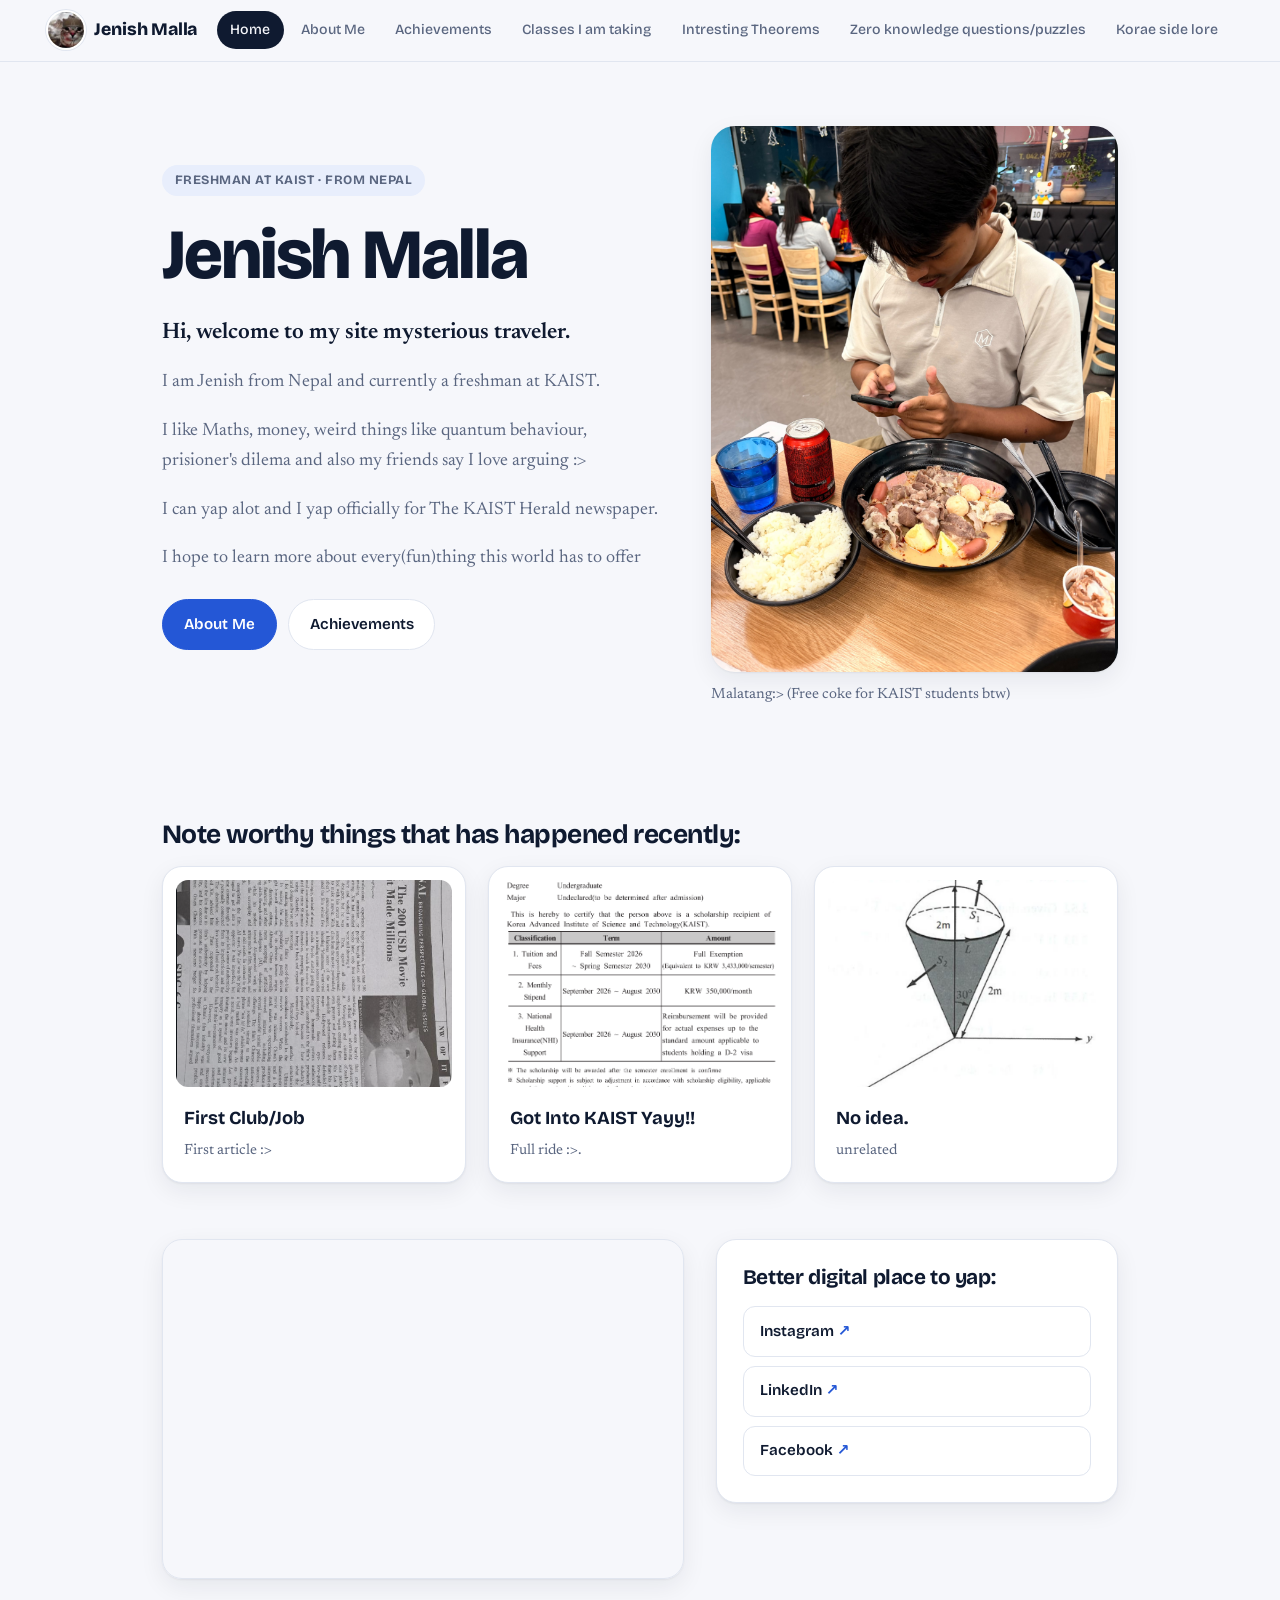
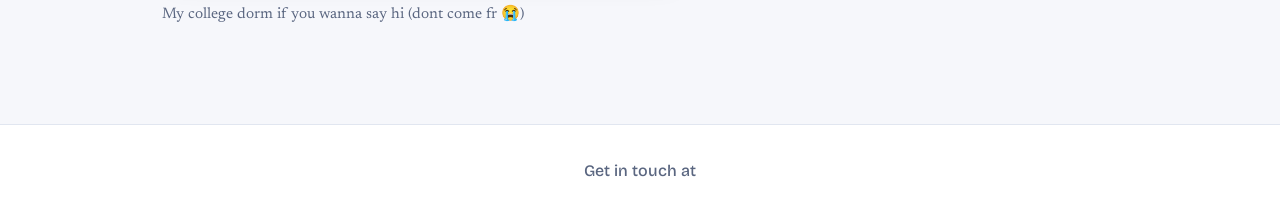
<file: index.html>
<!doctype html>
<html lang="en"><head><meta charset="utf-8"><meta name="viewport" content="width=device-width, initial-scale=1">
<title>Jenish Malla</title>
<meta name="description" content="Jenish Malla - freshman at KAIST from Nepal. Maths, money, quantum behaviour and prisoner's dilemma.">
<meta property="og:title" content="Jenish Malla"><meta property="og:type" content="website">
<meta property="og:description" content="Jenish Malla - freshman at KAIST from Nepal. Maths, money, quantum behaviour and prisoner's dilemma.">
<meta property="og:image" content="https://fakejenish.github.io/assets/img/logo.png">
<link rel="icon" href="assets/img/logo.png">
<link rel="preconnect" href="https://fonts.googleapis.com"><link rel="preconnect" href="https://fonts.gstatic.com" crossorigin>
<link rel="stylesheet" href="https://fonts.googleapis.com/css2?family=Bricolage+Grotesque:wght@500;700;800&family=Newsreader:ital,wght@0,400;0,600;1,400&display=swap">
<link rel="stylesheet" href="assets/style.css">
<style>
:root{--bg:#f6f7fb;--panel:#fff;--ink:#0f1a30;--mute:#5a6680;--acc:#2457d6;--acc2:#e8eefc;--line:#e1e6f0;--r:16px;--sh:0 1px 2px rgba(15,26,48,.05),0 8px 24px rgba(15,26,48,.07)}
@media(prefers-color-scheme:dark){:root{--bg:#0a101e;--panel:#121a2d;--ink:#eaeffa;--mute:#9aa8c4;--acc:#7aa5ff;--acc2:#18233f;--line:#222d48;--sh:0 1px 2px rgba(0,0,0,.3),0 8px 24px rgba(0,0,0,.35)}}
*{box-sizing:border-box}html{scroll-behavior:smooth}
body{margin:0;background:var(--bg);color:var(--ink);font:18px/1.7 Newsreader,Georgia,serif;-webkit-font-smoothing:antialiased}
h1,h2,h3,.brand,nav,.btn,.eyebrow,.social a{font-family:"Bricolage Grotesque",system-ui,sans-serif}
a{color:var(--acc);text-underline-offset:3px}a:focus-visible{outline:3px solid var(--acc);outline-offset:2px;border-radius:6px}
.skip{position:absolute;left:-999px}.skip:focus{left:8px;top:8px;background:var(--panel);padding:8px 12px;z-index:9}
.top{position:sticky;top:0;z-index:5;display:flex;gap:1.2rem;align-items:center;padding:.7rem clamp(1rem,4vw,3rem);background:color-mix(in srgb,var(--bg) 85%,transparent);backdrop-filter:saturate(1.4) blur(12px);border-bottom:1px solid var(--line)}
.brand{display:flex;align-items:center;gap:.65rem;font-weight:800;font-size:1.1rem;color:var(--ink);text-decoration:none;white-space:nowrap;letter-spacing:-.01em}
.logo{width:36px;height:36px;border-radius:50%;object-fit:cover;background:var(--line);box-shadow:0 0 0 2px var(--panel),0 0 0 3px var(--line)}
nav{display:flex;gap:.2rem;overflow-x:auto;scrollbar-width:none;margin-left:auto}nav::-webkit-scrollbar{display:none}
nav a{padding:.45rem .85rem;border-radius:999px;color:var(--mute);text-decoration:none;font-size:.88rem;font-weight:500;white-space:nowrap;transition:.15s}
nav a:hover{color:var(--ink);background:var(--acc2)}nav a[aria-current=page]{background:var(--ink);color:var(--bg)}
main{max-width:1020px;margin:0 auto;padding:3rem clamp(1rem,4vw,2rem) 4rem}
h1{font-size:clamp(2.6rem,6.5vw,4.4rem);line-height:1.05;letter-spacing:-.03em;margin:.1em 0 .35em;font-weight:800}
h2{font-size:1.65rem;margin:0 0 1rem;font-weight:700;letter-spacing:-.02em;line-height:1.2}
h3{font-size:1.15rem;font-weight:700}
p,li{max-width:66ch}
figure{margin:0}figcaption{color:var(--mute);font-size:.92rem;margin-top:.6rem}
img{display:block;max-width:100%;height:auto;border-radius:var(--r);background:var(--line)}img.logo{border-radius:50%}
.hero{display:grid;grid-template-columns:1.1fr .9fr;gap:clamp(1.5rem,4vw,3.5rem);align-items:center;padding:1rem 0 3.5rem}
.eyebrow{display:inline-block;margin:0 0 1rem;padding:.3rem .8rem;border-radius:999px;background:var(--acc2);color:var(--acc);font-size:.8rem;font-weight:700;letter-spacing:.04em;text-transform:uppercase}
.lead{font-size:1.4rem;line-height:1.4;color:var(--ink);font-weight:600;margin-bottom:1rem}
.hero p{color:var(--mute)}.hero p.lead{color:var(--ink)}
.hero-img img{width:100%;border-radius:24px;box-shadow:var(--sh)}
.cta{display:flex;gap:.7rem;flex-wrap:wrap;margin-top:1.6rem}
.btn{display:inline-block;padding:.7rem 1.3rem;border-radius:999px;border:1px solid var(--line);background:var(--panel);color:var(--ink);text-decoration:none;font-weight:600;font-size:.95rem;transition:.15s}
.btn:hover{transform:translateY(-2px);border-color:var(--acc)}.btn.primary{background:var(--acc);border-color:var(--acc);color:#fff}
section+section{margin-top:3.5rem}
.events{display:grid;grid-template-columns:repeat(auto-fit,minmax(250px,1fr));gap:1.4rem}
.events figure{display:flex;flex-direction:column;background:var(--panel);border:1px solid var(--line);border-radius:20px;padding:.8rem .8rem 1.2rem;box-shadow:var(--sh);transition:.2s}
.events figure:hover{transform:translateY(-4px)}
.events img{aspect-ratio:4/3;object-fit:cover;border-radius:12px}
.events h3{margin:1rem .5rem .2rem}.events figcaption{margin:0 .5rem}
.find{display:grid;grid-template-columns:1.3fr 1fr;gap:2rem;align-items:start}
.map iframe{width:100%;height:340px;border:1px solid var(--line);border-radius:20px;box-shadow:var(--sh)}
.map p{color:var(--mute);font-size:.95rem;margin:.7rem 0 0}
.yap{background:var(--panel);border:1px solid var(--line);border-radius:20px;padding:1.6rem;box-shadow:var(--sh)}.yap h2{font-size:1.3rem}
.social{display:flex;flex-direction:column;gap:.6rem;margin:0}
.social a{padding:.7rem 1rem;border:1px solid var(--line);border-radius:12px;text-decoration:none;font-weight:600;color:var(--ink);transition:.15s}
.social a::after{content:" \2197";color:var(--acc)}.social a:hover{border-color:var(--acc);background:var(--acc2)}
footer{margin-top:2rem;border-top:1px solid var(--line);padding:2rem clamp(1rem,4vw,3rem);text-align:center;background:var(--panel)}
footer h3{margin:0;font-size:1rem;font-weight:500;color:var(--mute)}
@media(max-width:760px){body{font-size:17px}.hero,.find{grid-template-columns:1fr}.hero-img{order:-1}.top{flex-direction:column;align-items:flex-start;gap:.5rem}nav{margin-left:0;width:100%}}
@media(prefers-reduced-motion:reduce){*{transition:none!important}html{scroll-behavior:auto}}
</style></head><body>
<a class="skip" href="#main">Skip to main content</a>
<header class="top"><a class="brand" href="index.html"><img class="logo" src="assets/img/logo.png" alt="" loading="eager"><span>Jenish Malla</span></a><nav aria-label="Main"><a href="index.html" aria-current="page">Home</a><a href="about-me.html">About Me</a><a href="achievements.html">Achievements</a><a href="classes.html">Classes I am taking</a><a href="theorems.html">Intresting Theorems</a><a href="puzzles.html">Zero knowledge questions/puzzles</a><a href="korae-side-lore.html">Korae side lore</a></nav></header>
<main id="main">
<section class="hero">
<div class="hero-text"><p class="eyebrow">Freshman at KAIST &middot; From Nepal</p>
<h1>Jenish Malla</h1>
<p class="lead">Hi, welcome to my site mysterious traveler.</p>
<p>I am Jenish from Nepal and currently a freshman at KAIST.</p>
<p>I like Maths, money, weird things like quantum behaviour, prisioner's dilema and also my friends say I love arguing :&gt;</p>
<p>I can yap alot and I yap officially for The KAIST Herald newspaper.</p>
<p>I hope to learn more about every(fun)thing this world has to offer</p>
<p class="cta"><a class="btn primary" href="about-me.html">About Me</a><a class="btn" href="achievements.html">Achievements</a></p></div>
<figure class="hero-img"><img src="assets/img/hero.png" alt="Malatang" loading="eager"><figcaption>Malatang:&gt; (Free coke for KAIST students btw)</figcaption></figure>
</section>
<section><h2>Note worthy things that has happened recently:</h2>
<div class="events">
<figure><img src="assets/img/article.png" alt="First article" loading="lazy"><h3>First Club/Job</h3><figcaption>First article :&gt;</figcaption></figure>
<figure><img src="assets/img/kaist.png" alt="KAIST" loading="lazy"><h3>Got Into KAIST Yayy!!</h3><figcaption>Full ride :&gt;.</figcaption></figure>
<figure><img src="assets/img/noidea.png" alt="" loading="lazy"><h3>No idea.</h3><figcaption>unrelated</figcaption></figure></div></section>
<section class="find"><div class="map"><iframe title="KAIST dorm map" loading="lazy" referrerpolicy="no-referrer-when-downgrade" src="https://maps.google.com/maps?hl=en-US&amp;ll=36.373794,127.357599&amp;output=embed&amp;q=36.373794,127.357599&amp;z=17"></iframe><p>My college dorm if you wanna say hi (dont come fr &#128557;)</p></div>
<div class="yap"><h2>Better digital place to yap:</h2><p class="social"><a href="https://www.instagram.com/fakejenish/?hl=en-in">Instagram</a><a href="https://www.linkedin.com/in/fakejenish/">LinkedIn</a><a href="https://www.facebook.com/jenish.malla.180">Facebook</a></p></div></section>
</main>
<footer><h3>Get in touch at <a
</file>
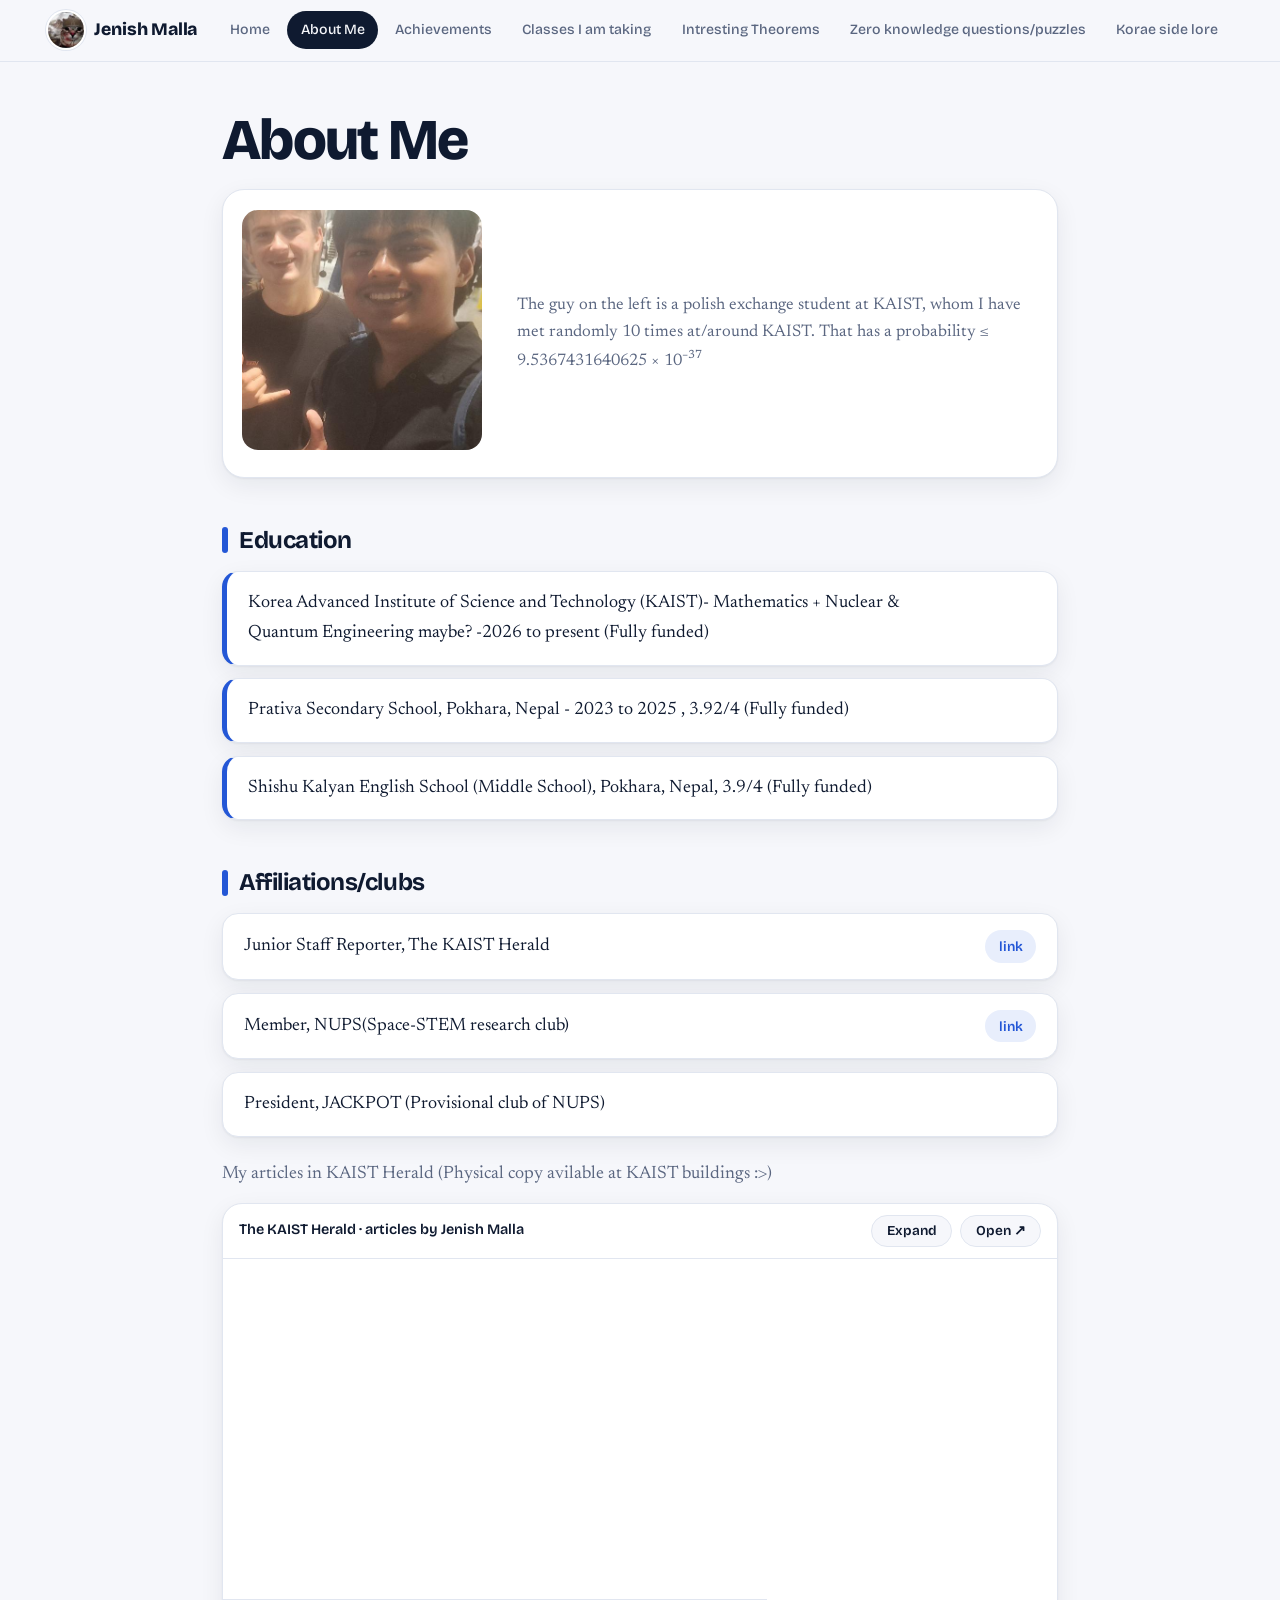
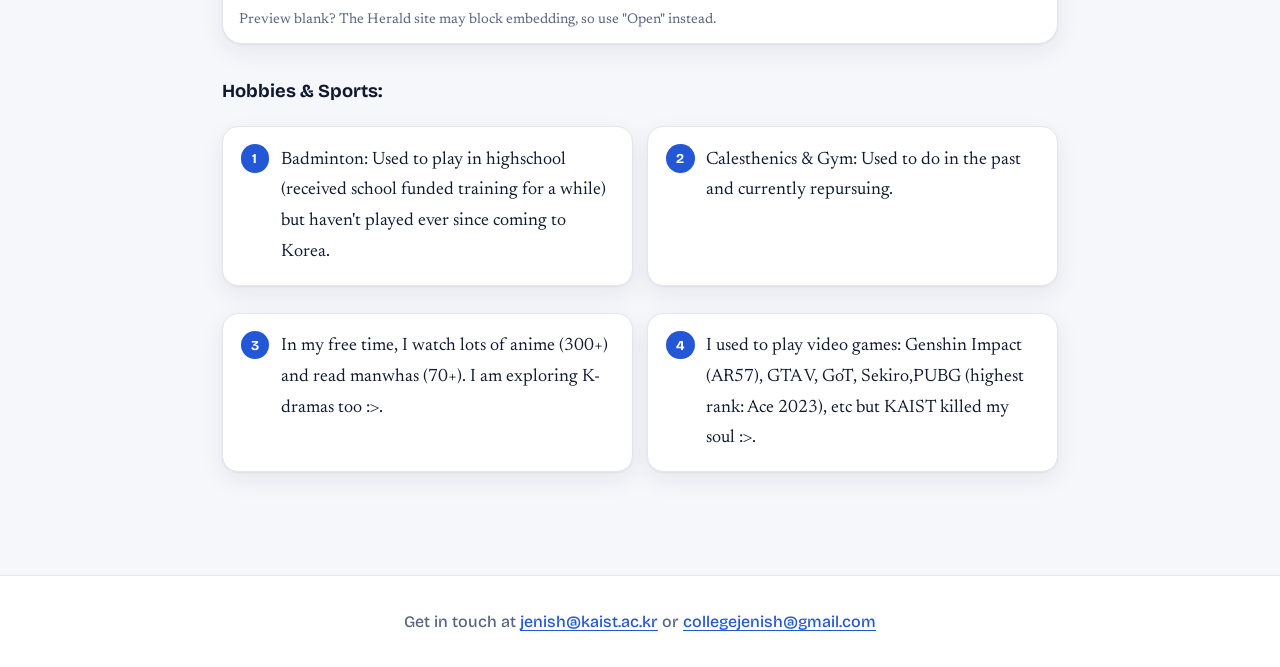
<file: about-me.html>
<!doctype html>
<html lang="en"><head><meta charset="utf-8"><meta name="viewport" content="width=device-width, initial-scale=1">
<title>Jenish Malla - About Me</title>
<meta name="description" content="The guy on the left is a polish exchange student at KAIST, whom I have met randomly 10 times at/around KAIST.">
<meta property="og:title" content="Jenish Malla - About Me"><meta property="og:type" content="website">
<meta property="og:description" content="The guy on the left is a polish exchange student at KAIST, whom I have met randomly 10 times at/around KAIST.">
<meta property="og:image" content="https://fakejenish.github.io/assets/img/logo.png">
<link rel="icon" href="assets/img/logo.png">
<link rel="preconnect" href="https://fonts.googleapis.com"><link rel="preconnect" href="https://fonts.gstatic.com" crossorigin>
<link rel="stylesheet" href="https://fonts.googleapis.com/css2?family=Bricolage+Grotesque:wght@500;700;800&family=Newsreader:ital,wght@0,400;0,600;1,400&display=swap">
<link rel="stylesheet" href="assets/style.css">
<style>
:root{--bg:#f6f7fb;--panel:#fff;--ink:#0f1a30;--mute:#5a6680;--acc:#2457d6;--acc2:#e8eefc;--line:#e1e6f0;--r:16px;--sh:0 1px 2px rgba(15,26,48,.05),0 8px 24px rgba(15,26,48,.07)}
@media(prefers-color-scheme:dark){:root{--bg:#0a101e;--panel:#121a2d;--ink:#eaeffa;--mute:#9aa8c4;--acc:#7aa5ff;--acc2:#18233f;--line:#222d48;--sh:0 1px 2px rgba(0,0,0,.3),0 8px 24px rgba(0,0,0,.35)}}
*{box-sizing:border-box}html{scroll-behavior:smooth}
body{margin:0;background:var(--bg);color:var(--ink);font:18px/1.7 Newsreader,Georgia,serif;-webkit-font-smoothing:antialiased}
h1,h2,h3,.brand,nav,.pill,.btn,.hd-bar{font-family:"Bricolage Grotesque",system-ui,sans-serif}
a{color:var(--acc);text-underline-offset:3px}a:focus-visible,button:focus-visible{outline:3px solid var(--acc);outline-offset:2px;border-radius:6px}
.skip{position:absolute;left:-999px}.skip:focus{left:8px;top:8px;background:var(--panel);padding:8px 12px;z-index:9}
.top{position:sticky;top:0;z-index:5;display:flex;gap:1.2rem;align-items:center;padding:.7rem clamp(1rem,4vw,3rem);background:color-mix(in srgb,var(--bg) 85%,transparent);backdrop-filter:saturate(1.4) blur(12px);border-bottom:1px solid var(--line)}
.brand{display:flex;align-items:center;gap:.65rem;font-weight:800;font-size:1.1rem;color:var(--ink);text-decoration:none;white-space:nowrap;letter-spacing:-.01em}
.logo{width:36px;height:36px;border-radius:50%;object-fit:cover;background:var(--line);box-shadow:0 0 0 2px var(--panel),0 0 0 3px var(--line)}
nav{display:flex;gap:.2rem;overflow-x:auto;scrollbar-width:none;margin-left:auto}nav::-webkit-scrollbar{display:none}
nav a{padding:.45rem .85rem;border-radius:999px;color:var(--mute);text-decoration:none;font-size:.88rem;font-weight:500;white-space:nowrap;transition:.15s}
nav a:hover{color:var(--ink);background:var(--acc2)}nav a[aria-current=page]{background:var(--ink);color:var(--bg)}
main{max-width:900px;margin:0 auto;padding:3rem clamp(1rem,4vw,2rem) 4rem}
h1{font-size:clamp(2.4rem,6vw,3.6rem);line-height:1.05;letter-spacing:-.03em;margin:0 0 1.2rem;font-weight:800}
h2{display:flex;align-items:center;gap:.7rem;font-size:1.5rem;margin:3rem 0 1rem;font-weight:700;letter-spacing:-.02em;line-height:1.2}
h2::before{content:"";width:6px;height:1.1em;border-radius:9px;background:var(--acc)}
h3{font-size:1.15rem;font-weight:700;margin:2rem 0 .8rem}
p{margin:0}
img{display:block;max-width:100%;height:auto;background:var(--line)}img.logo{border-radius:50%}
.intro{display:grid;grid-template-columns:240px 1fr;gap:clamp(1.2rem,3vw,2.2rem);align-items:center;padding:1.2rem;background:var(--panel);border:1px solid var(--line);border-radius:22px;box-shadow:var(--sh)}
.intro figure{margin:0}.intro img{width:100%;aspect-ratio:1;object-fit:cover;border-radius:16px}
.intro figcaption{color:var(--mute);font-size:1.05rem;line-height:1.6}
.intro sup{font-size:.7em}
.rows{display:grid;gap:.8rem}
.row{display:flex;align-items:center;justify-content:space-between;gap:1rem;background:var(--panel);border:1px solid var(--line);border-radius:var(--r);padding:1rem 1.3rem;box-shadow:var(--sh)}
.row.edu{border-left:5px solid var(--acc)}
.pill{flex:none;padding:.3rem .85rem;border-radius:999px;background:var(--acc2);color:var(--acc);font-size:.85rem;font-weight:600;text-decoration:none;transition:.15s}
.pill:hover{background:var(--acc);color:#fff}
.hd-note{margin:1.4rem 0 .8rem;color:var(--mute)}
.hd-card{background:var(--panel);border:1px solid var(--line);border-radius:20px;overflow:hidden;box-shadow:var(--sh)}
.hd-bar{display:flex;align-items:center;justify-content:space-between;gap:1rem;padding:.7rem 1rem;border-bottom:1px solid var(--line);font-size:.9rem;font-weight:600}
.hd-bar span{overflow:hidden;text-overflow:ellipsis;white-space:nowrap}
.hd-actions{display:flex;gap:.5rem;flex:none}
.btn{padding:.4rem .9rem;border-radius:999px;border:1px solid var(--line);background:var(--bg);color:var(--ink);font:600 .85rem "Bricolage Grotesque",sans-serif;text-decoration:none;cursor:pointer;transition:.15s}
.btn:hover{border-color:var(--acc);color:var(--acc)}
.hd-card iframe,#hd iframe{display:block;width:100%;border:0;background:#fff}
.hd-card iframe{height:340px}
.hd-help{font-size:.88rem;color:var(--mute);padding:.6rem 1rem;border-top:1px solid var(--line)}
#hd{width:min(980px,94vw);height:86vh;padding:0;border:0;border-radius:20px;background:var(--panel);color:var(--ink);overflow:hidden;box-shadow:0 30px 80px rgba(0,0,0,.4)}
#hd[open]{display:flex;flex-direction:column}#hd iframe{flex:1}
#hd::backdrop{background:rgba(8,12,24,.6);backdrop-filter:blur(4px)}
.hobbies{list-style:none;padding:0;margin:0;display:grid;grid-template-columns:repeat(auto-fit,minmax(380px,1fr));gap:.9rem;counter-reset:h}
.hobbies li{counter-increment:h;position:relative;background:var(--panel);border:1px solid var(--line);border-radius:var(--r);padding:1.1rem 1.2rem 1.1rem 3.6rem;box-shadow:var(--sh)}
.hobbies li::before{content:counter(h);position:absolute;left:1.1rem;top:1.05rem;width:1.8rem;height:1.8rem;border-radius:50%;background:var(--acc);color:#fff;display:grid;place-items:center;font:700 .85rem "Bricolage Grotesque",sans-serif}
footer{margin-top:2rem;border-top:1px solid var(--line);padding:2rem clamp(1rem,4vw,3rem);text-align:center;background:var(--panel)}
footer h3{margin:0;font-size:1rem;font-weight:500;color:var(--mute)}
@media(max-width:760px){body{font-size:17px}.top{flex-direction:column;align-items:flex-start;gap:.5rem}nav{margin-left:0;width:100%}.intro{grid-template-columns:1fr}.intro figure{max-width:220px}.hobbies{grid-template-columns:1fr}.row{flex-direction:column;align-items:flex-start}}
@media(prefers-reduced-motion:reduce){*{transition:none!important}html{scroll-behavior:auto}}
</style></head><body>
<a class="skip" href="#main">Skip to main content</a>
<header class="top"><a class="brand" href="index.html"><img class="logo" src="assets/img/logo.png" alt="" loading="eager"><span>Jenish Malla</span></a><nav aria-label="Main"><a href="index.html">Home</a><a href="about-me.html" aria-current="page">About Me</a><a href="achievements.html">Achievements</a><a href="classes.html">Classes I am taking</a><a href="theorems.html">Intresting Theorems</a><a href="puzzles.html">Zero knowledge questions/puzzles</a><a href="korae-side-lore.html">Korae side lore</a></nav></header>
<main id="main">
<h1>About Me</h1>
<section class="intro"><figure><img src="assets/img/about.png" alt="Jenish with a Polish exchange student at KAIST" loading="eager"><figcaption></figcaption></figure>
<p style="color:var(--mute);font-size:1.05rem;line-height:1.6">The guy on the left is a polish exchange student at KAIST, whom I have met randomly 10 times at/around KAIST. That has a probability ≤ 9.5367431640625 × 10<sup>−37</sup></p></section>

<h2>Education</h2>
<div class="rows">
<div class="row edu"><p>Korea Advanced Institute of Science and Technology (KAIST)- Mathematics + Nuclear &amp; Quantum Engineering maybe? -2026 to present (Fully funded)</p></div>
<div class="row edu"><p>Prativa Secondary School, Pokhara, Nepal - 2023 to 2025 , 3.92/4 (Fully funded)</p></div>
<div class="row edu"><p>Shishu Kalyan English School (Middle School), Pokhara, Nepal, 3.9/4 (Fully funded)</p></div>
</div>

<h2>Affiliations/clubs</h2>
<div class="rows">
<div class="row"><p>Junior Staff Reporter, The KAIST Herald</p><a class="pill" href="https://herald.kaist.ac.kr/news/articleList.html?sc_area=I&amp;sc_word=jenishmalla">link</a></div>
<div class="row"><p>Member, NUPS(Space-STEM research club)</p><a class="pill" href="https://www.instagram.com/kaist.nups/?hl=en-in">link</a></div>
<div class="row"><p>President, JACKPOT (Provisional club of NUPS)</p></div>
</div>
<p class="hd-note">My articles in KAIST Herald (Physical copy avilable at KAIST buildings :&gt;)</p>
<div class="hd-card">
<div class="hd-bar"><span>The KAIST Herald &middot; articles by Jenish Malla</span><div class="hd-actions"><button class="btn" id="hd-open" type="button">Expand</button><a class="btn" href="https://herald.kaist.ac.kr/news/articleList.html?sc_area=I&amp;sc_word=jenishmalla" target="_blank" rel="noopener">Open &#8599;</a></div></div>
<iframe title="KAIST Herald articles by Jenish Malla" loading="lazy" referrerpolicy="no-referrer" src="https://herald.kaist.ac.kr/news/articleList.html?sc_area=I&amp;sc_word=jenishmalla"></iframe>
<p class="hd-help">Preview blank? The Herald site may block embedding, so use "Open" instead.</p>
</div>
<dialog id="hd" aria-label="KAIST Herald articles">
<div class="hd-bar"><span>The KAIST Herald &middot; articles by Jenish Malla</span><div class="hd-actions"><a class="btn" href="https://herald.kaist.ac.kr/news/articleList.html?sc_area=I&amp;sc_word=jenishmalla" target="_blank" rel="noopener">Open &#8599;</a><button class="btn" id="hd-close" type="button">Close</button></div></div>
<iframe title="KAIST Herald articles (expanded)" data-src="https://herald.kaist.ac.kr/news/articleList.html?sc_area=I&amp;sc_word=jenishmalla" referrerpolicy="no-referrer"></iframe>
</dialog>

<h3>Hobbies &amp; Sports:</h3>
<ol class="hobbies">
<li>Badminton: Used to play in highschool (received school funded training for a while) but haven't played ever since coming to Korea.</li>
<li>Calesthenics &amp; Gym: Used to do in the past and currently repursuing.</li>
<li>In my free time, I watch lots of anime (300+) and read manwhas (70+). I am exploring K-dramas too :&gt;.</li>
<li>I used to play video games: Genshin Impact (AR57), GTA V, GoT, Sekiro,PUBG (highest rank: Ace 2023), etc but KAIST killed my soul :&gt;.</li>
</ol>
</main>
<footer><h3>Get in touch at <a href="mailto:jenish@kaist.ac.kr">jenish@kaist.ac.kr</a> or <a href="mailto:collegejenish@gmail.com">collegejenish@gmail.com</a></h3></footer>
<script>
(function(){var d=document.getElementById('hd'),f=d.querySelector('iframe');
document.getElementById('hd-open').addEventListener('click',function(){if(!f.getAttribute('src'))f.src=f.dataset.src;d.showModal()});
document.getElementById('hd-close').addEventListener('click',function(){d.close()});
d.addEventListener('click',function(e){if(e.target===d)d.close()});})();
</script>
</body></html>
</file>
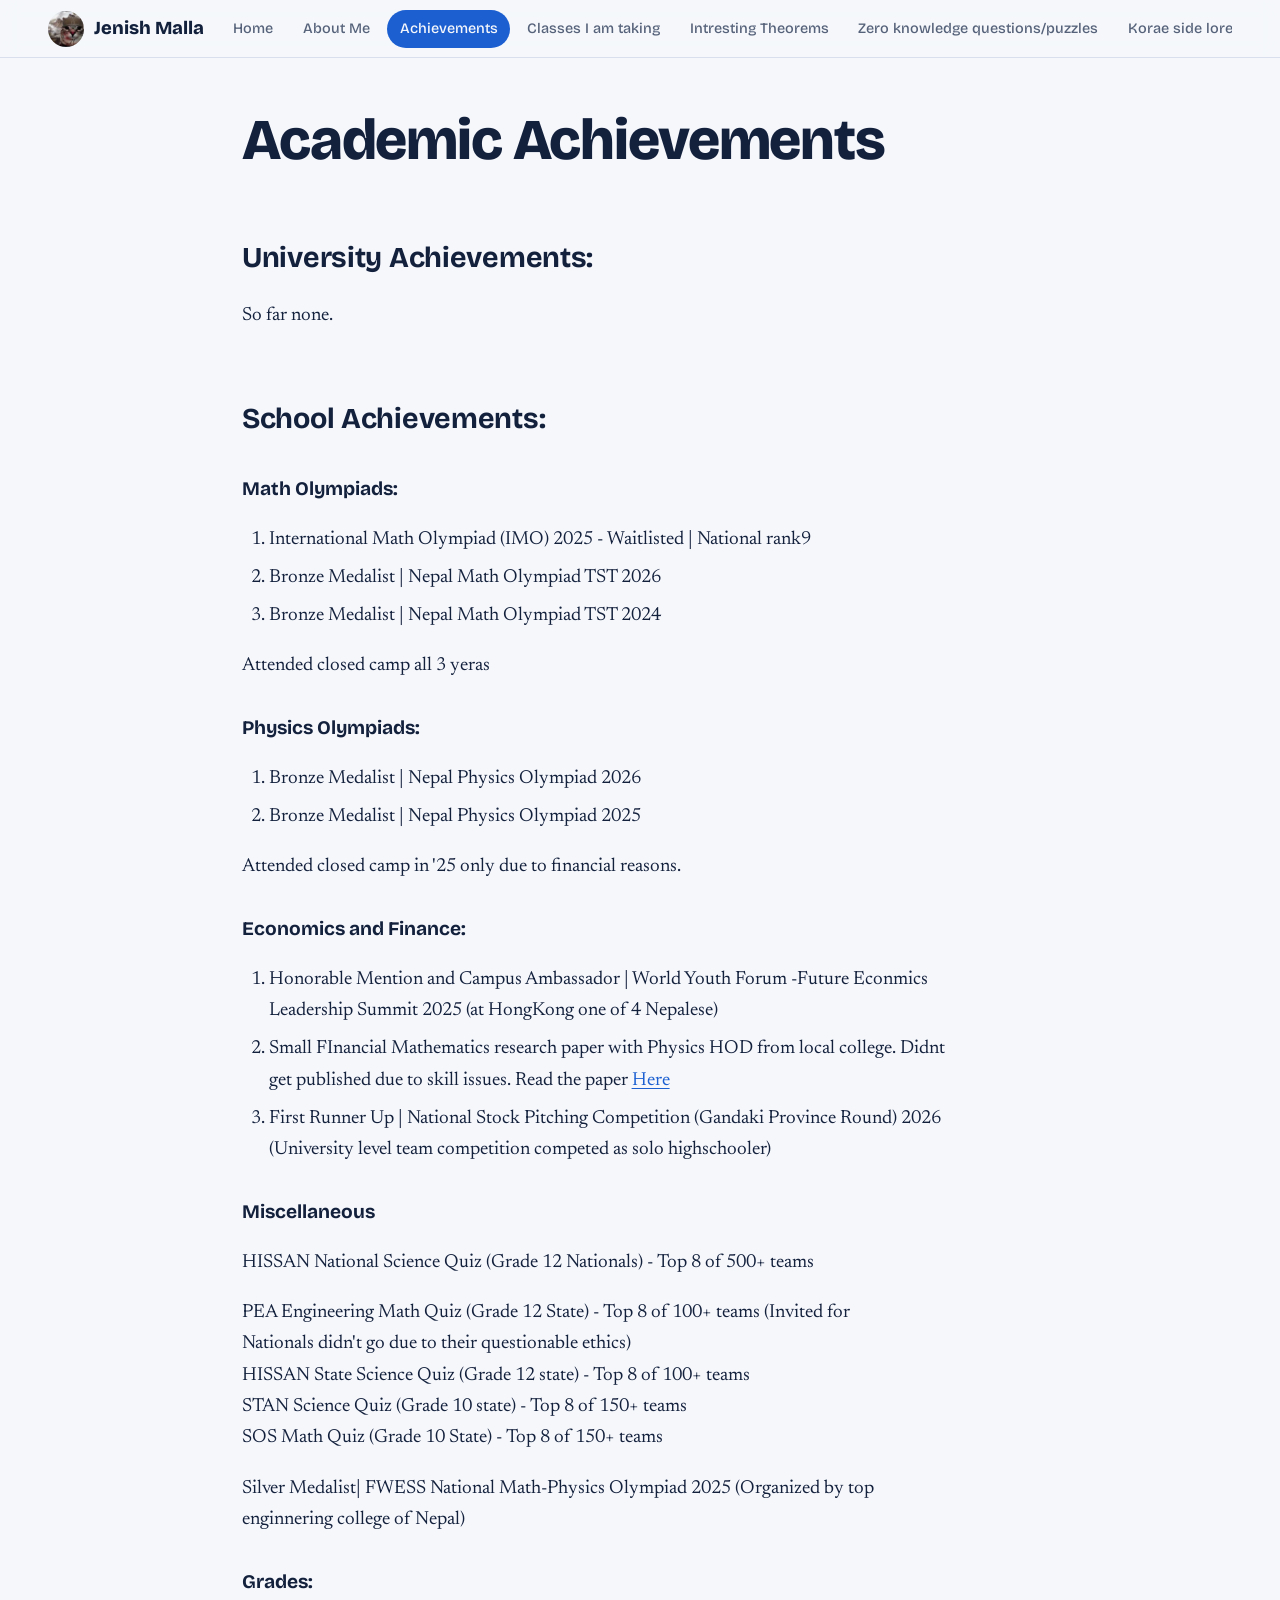
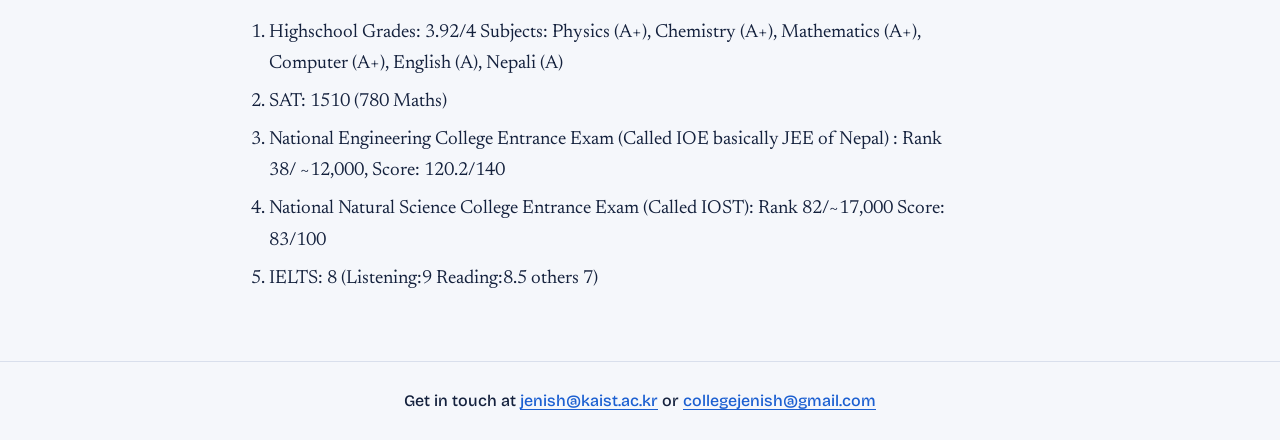
<file: achievements.html>
<!doctype html>
<html lang="en"><head><meta charset="utf-8"><meta name="viewport" content="width=device-width, initial-scale=1">
<title>Jenish Malla - Achievements</title><meta name="description" content="University Achievements:">
<meta property="og:title" content="Jenish Malla - Achievements"><meta property="og:description" content="University Achievements:"><meta property="og:type" content="website"><meta property="og:image" content="https://sites.google.com/sitesv-images-rt/AMxu72sz3TacNTVAq_XIzCHwULqXtLnPaIJdTj80thknKOTr3LV2_f4bvRcqOreRA-nEP10ExGAYdsrzkusTVkuda0BaXIXYwQCCnaX5VAuSLjN8Xh365Q1VxtS74OX1yoAkSpNVx2vGC0ZtzoZ7aYxLaUoD9nvqlHPWVmjlk3dUx8YOaVUr_chDDZuh7yVuyvA=w16383">
<link rel="icon" href="assets/img/logo.png">
<link rel="preconnect" href="https://fonts.googleapis.com"><link rel="preconnect" href="https://fonts.gstatic.com" crossorigin>
<link rel="stylesheet" href="https://fonts.googleapis.com/css2?family=Bricolage+Grotesque:wght@500;700;800&family=Newsreader:ital,wght@0,400;0,600;1,400&display=swap">
<link rel="stylesheet" href="assets/style.css"></head><body>
<a class="skip" href="#main">Skip to main content</a>
<header class="top"><a class="brand" href="index.html"><img class="logo" src="assets/img/logo.png" data-fb="https://sites.google.com/sitesv-images-rt/AMxu72sz3TacNTVAq_XIzCHwULqXtLnPaIJdTj80thknKOTr3LV2_f4bvRcqOreRA-nEP10ExGAYdsrzkusTVkuda0BaXIXYwQCCnaX5VAuSLjN8Xh365Q1VxtS74OX1yoAkSpNVx2vGC0ZtzoZ7aYxLaUoD9nvqlHPWVmjlk3dUx8YOaVUr_chDDZuh7yVuyvA=w16383" alt="" loading="eager"><span>Jenish Malla</span></a><nav aria-label="Main"><a href="index.html">Home</a><a href="about-me.html">About Me</a><a href="achievements.html" aria-current="page">Achievements</a><a href="classes.html">Classes I am taking</a><a href="theorems.html">Intresting Theorems</a><a href="puzzles.html">Zero knowledge questions/puzzles</a><a href="korae-side-lore.html">Korae side lore</a></nav></header>
<main id="main">
<h1>Academic Achievements</h1>
<h2>University Achievements:</h2><p>So far none.</p>
<h2>School Achievements:</h2>
<h3>Math Olympiads:</h3>
<ol><li>International Math Olympiad (IMO) 2025 - Waitlisted | National rank9</li><li>Bronze Medalist | Nepal Math Olympiad TST 2026</li><li>Bronze Medalist | Nepal Math Olympiad TST 2024</li></ol>
<p>Attended closed camp all 3 yeras</p>
<h3>Physics Olympiads:</h3>
<ol><li>Bronze Medalist | Nepal Physics Olympiad 2026</li><li>Bronze Medalist | Nepal Physics Olympiad 2025</li></ol>
<p>Attended closed camp in '25 only due to financial reasons.</p>
<h3>Economics and Finance:</h3>
<ol><li>Honorable Mention and Campus Ambassador | World Youth Forum -Future Econmics Leadership Summit 2025 (at HongKong one of 4 Nepalese)</li>
<li>Small FInancial Mathematics research paper with Physics HOD from local college. Didnt get published due to skill issues. Read the paper <a href="https://zenodo.org/records/17545327">Here</a></li>
<li>First Runner Up | National Stock Pitching Competition (Gandaki Province Round) 2026 (University level team competition competed as solo highschooler)</li></ol>
<h3>Miscellaneous</h3>
<p>HISSAN National Science Quiz (Grade 12 Nationals) - Top 8 of 500+ teams</p>
<p>PEA Engineering Math Quiz (Grade 12 State) - Top 8 of 100+ teams (Invited for Nationals didn't go due to their questionable ethics)<br>HISSAN State Science Quiz (Grade 12 state) - Top 8 of 100+ teams<br>STAN Science Quiz (Grade 10 state) - Top 8 of 150+ teams<br>SOS Math Quiz (Grade 10 State) - Top 8 of 150+ teams</p>
<p>Silver Medalist| FWESS National Math-Physics Olympiad 2025 (Organized by top enginnering college of Nepal)</p>
<h3>Grades:</h3>
<ol><li>Highschool Grades: 3.92/4 Subjects: Physics (A+), Chemistry (A+), Mathematics (A+), Computer (A+), English (A), Nepali (A)</li>
<li>SAT: 1510 (780 Maths)</li>
<li>National Engineering College Entrance Exam (Called IOE basically JEE of Nepal) : Rank 38/ ~12,000, Score: 120.2/140</li>
<li>National Natural Science College Entrance Exam (Called IOST): Rank 82/~17,000 Score: 83/100</li>
<li>IELTS: 8 (Listening:9 Reading:8.5 others 7)</li></ol></main>
<footer><h3>Get in touch at <a href="mailto:jenish@kaist.ac.kr">jenish@kaist.ac.kr</a> or <a href="mailto:collegejenish@gmail.com">collegejenish@gmail.com</a></h3></footer>
<script src="assets/main.js"></script></body></html>
</file>
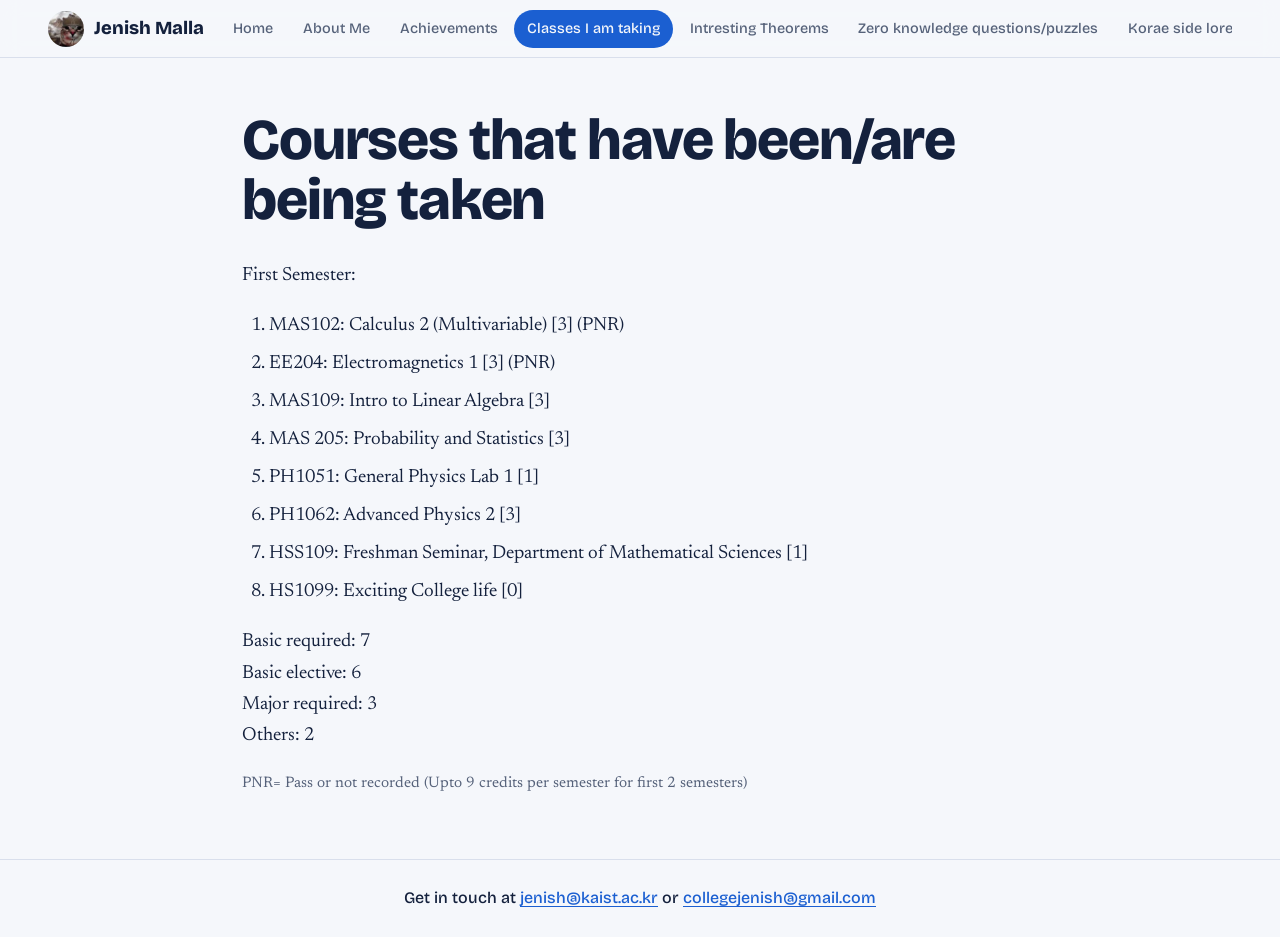
<file: classes.html>
<!doctype html>
<html lang="en"><head><meta charset="utf-8"><meta name="viewport" content="width=device-width, initial-scale=1">
<title>Jenish Malla - Classes I am taking</title><meta name="description" content="First Semester courses at KAIST">
<meta property="og:title" content="Jenish Malla - Classes I am taking"><meta property="og:description" content="First Semester courses at KAIST"><meta property="og:type" content="website"><meta property="og:image" content="https://sites.google.com/sitesv-images-rt/AMxu72sz3TacNTVAq_XIzCHwULqXtLnPaIJdTj80thknKOTr3LV2_f4bvRcqOreRA-nEP10ExGAYdsrzkusTVkuda0BaXIXYwQCCnaX5VAuSLjN8Xh365Q1VxtS74OX1yoAkSpNVx2vGC0ZtzoZ7aYxLaUoD9nvqlHPWVmjlk3dUx8YOaVUr_chDDZuh7yVuyvA=w16383">
<link rel="icon" href="assets/img/logo.png">
<link rel="preconnect" href="https://fonts.googleapis.com"><link rel="preconnect" href="https://fonts.gstatic.com" crossorigin>
<link rel="stylesheet" href="https://fonts.googleapis.com/css2?family=Bricolage+Grotesque:wght@500;700;800&family=Newsreader:ital,wght@0,400;0,600;1,400&display=swap">
<link rel="stylesheet" href="assets/style.css"></head><body>
<a class="skip" href="#main">Skip to main content</a>
<header class="top"><a class="brand" href="index.html"><img class="logo" src="assets/img/logo.png" data-fb="https://sites.google.com/sitesv-images-rt/AMxu72sz3TacNTVAq_XIzCHwULqXtLnPaIJdTj80thknKOTr3LV2_f4bvRcqOreRA-nEP10ExGAYdsrzkusTVkuda0BaXIXYwQCCnaX5VAuSLjN8Xh365Q1VxtS74OX1yoAkSpNVx2vGC0ZtzoZ7aYxLaUoD9nvqlHPWVmjlk3dUx8YOaVUr_chDDZuh7yVuyvA=w16383" alt="" loading="eager"><span>Jenish Malla</span></a><nav aria-label="Main"><a href="index.html">Home</a><a href="about-me.html">About Me</a><a href="achievements.html">Achievements</a><a href="classes.html" aria-current="page">Classes I am taking</a><a href="theorems.html">Intresting Theorems</a><a href="puzzles.html">Zero knowledge questions/puzzles</a><a href="korae-side-lore.html">Korae side lore</a></nav></header>
<main id="main">
<h1>Courses that have been/are being taken</h1>
<p>First Semester:</p>
<ol><li>MAS102: Calculus 2 (Multivariable) [3] (PNR)</li><li>EE204: Electromagnetics 1 [3] (PNR)</li><li>MAS109: Intro to Linear Algebra [3]</li><li>MAS 205: Probability and Statistics [3]</li><li>PH1051: General Physics Lab 1 [1]</li><li>PH1062: Advanced Physics 2 [3]</li><li>HSS109: Freshman Seminar, Department of Mathematical Sciences [1]</li><li>HS1099: Exciting College life [0]</li></ol>
<p>Basic required: 7<br>Basic elective: 6<br>Major required: 3<br>Others: 2</p>
<p class="note">PNR= Pass or not recorded (Upto 9 credits per semester for first 2 semesters)</p></main>
<footer><h3>Get in touch at <a href="mailto:jenish@kaist.ac.kr">jenish@kaist.ac.kr</a> or <a href="mailto:collegejenish@gmail.com">collegejenish@gmail.com</a></h3></footer>
<script src="assets/main.js"></script></body></html>
</file>
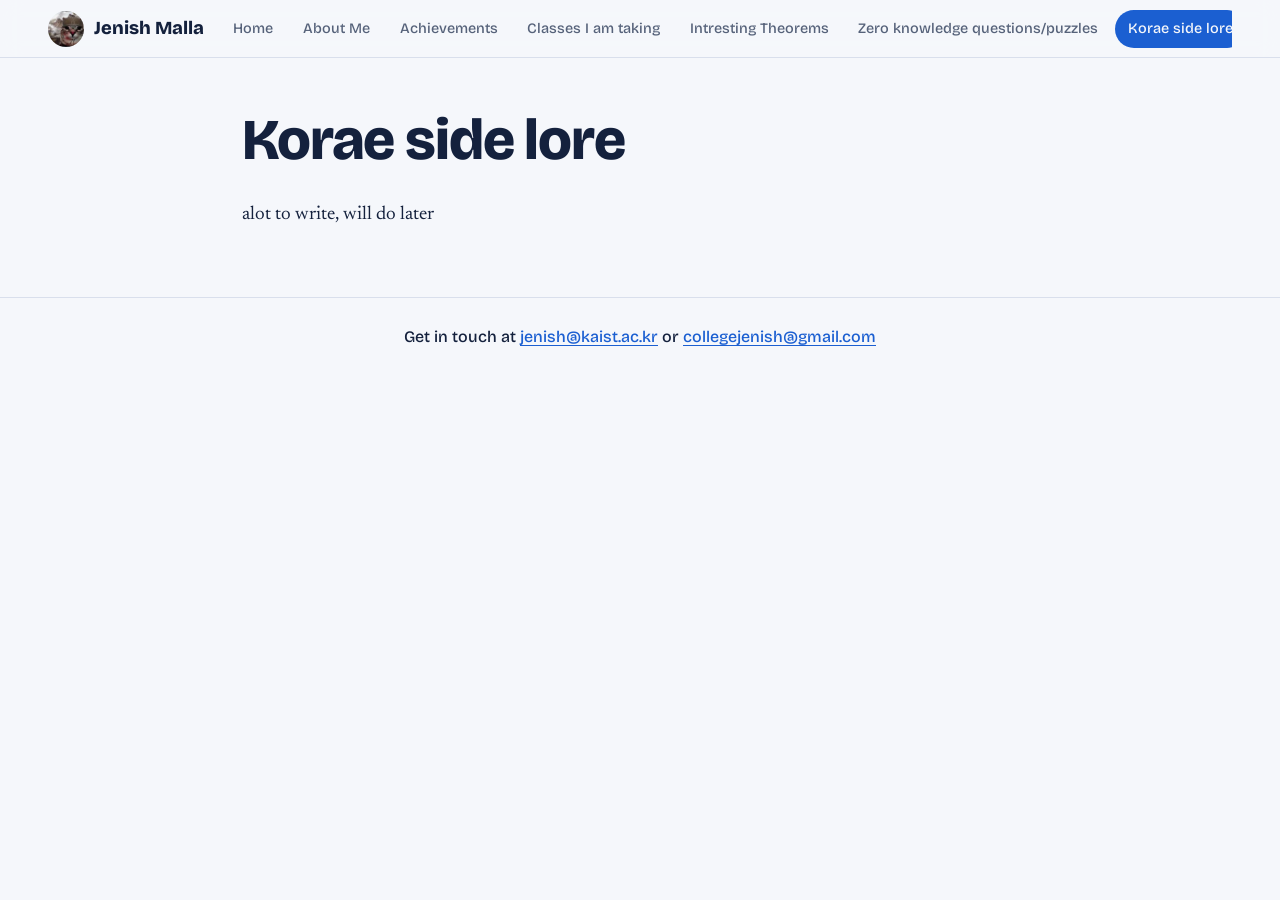
<file: korae-side-lore.html>
<!doctype html>
<html lang="en"><head><meta charset="utf-8"><meta name="viewport" content="width=device-width, initial-scale=1">
<title>Jenish Malla - Korae side lore</title><meta name="description" content="alot to write, will do later">
<meta property="og:title" content="Jenish Malla - Korae side lore"><meta property="og:description" content="alot to write, will do later"><meta property="og:type" content="website"><meta property="og:image" content="https://sites.google.com/sitesv-images-rt/AMxu72sz3TacNTVAq_XIzCHwULqXtLnPaIJdTj80thknKOTr3LV2_f4bvRcqOreRA-nEP10ExGAYdsrzkusTVkuda0BaXIXYwQCCnaX5VAuSLjN8Xh365Q1VxtS74OX1yoAkSpNVx2vGC0ZtzoZ7aYxLaUoD9nvqlHPWVmjlk3dUx8YOaVUr_chDDZuh7yVuyvA=w16383">
<link rel="icon" href="assets/img/logo.png">
<link rel="preconnect" href="https://fonts.googleapis.com"><link rel="preconnect" href="https://fonts.gstatic.com" crossorigin>
<link rel="stylesheet" href="https://fonts.googleapis.com/css2?family=Bricolage+Grotesque:wght@500;700;800&family=Newsreader:ital,wght@0,400;0,600;1,400&display=swap">
<link rel="stylesheet" href="assets/style.css"></head><body>
<a class="skip" href="#main">Skip to main content</a>
<header class="top"><a class="brand" href="index.html"><img class="logo" src="assets/img/logo.png" data-fb="https://sites.google.com/sitesv-images-rt/AMxu72sz3TacNTVAq_XIzCHwULqXtLnPaIJdTj80thknKOTr3LV2_f4bvRcqOreRA-nEP10ExGAYdsrzkusTVkuda0BaXIXYwQCCnaX5VAuSLjN8Xh365Q1VxtS74OX1yoAkSpNVx2vGC0ZtzoZ7aYxLaUoD9nvqlHPWVmjlk3dUx8YOaVUr_chDDZuh7yVuyvA=w16383" alt="" loading="eager"><span>Jenish Malla</span></a><nav aria-label="Main"><a href="index.html">Home</a><a href="about-me.html">About Me</a><a href="achievements.html">Achievements</a><a href="classes.html">Classes I am taking</a><a href="theorems.html">Intresting Theorems</a><a href="puzzles.html">Zero knowledge questions/puzzles</a><a href="korae-side-lore.html" aria-current="page">Korae side lore</a></nav></header>
<main id="main">
<h1>Korae side lore</h1><p>alot to write, will do later</p></main>
<footer><h3>Get in touch at <a href="mailto:jenish@kaist.ac.kr">jenish@kaist.ac.kr</a> or <a href="mailto:collegejenish@gmail.com">collegejenish@gmail.com</a></h3></footer>
<script src="assets/main.js"></script></body></html>
</file>
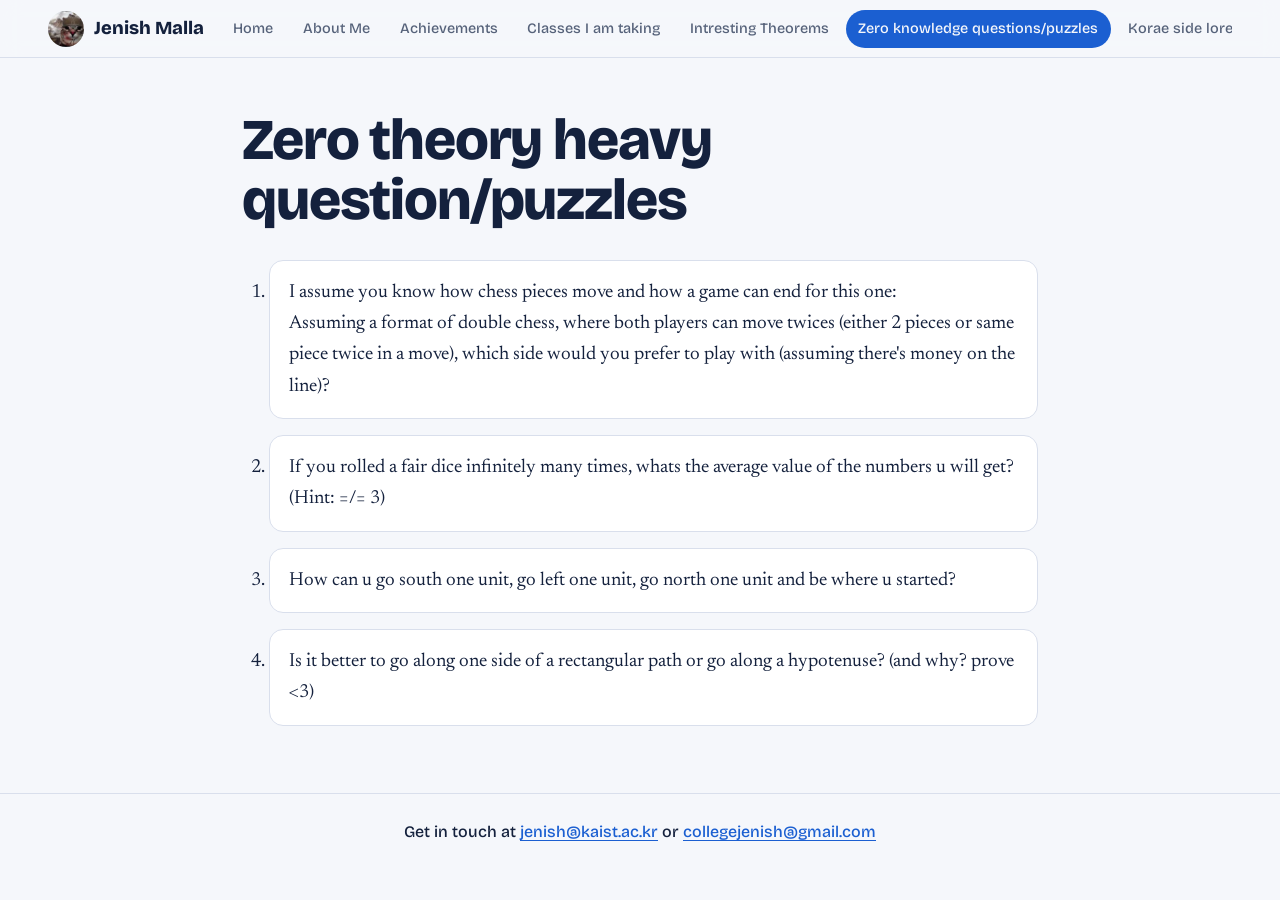
<file: puzzles.html>
<!doctype html>
<html lang="en"><head><meta charset="utf-8"><meta name="viewport" content="width=device-width, initial-scale=1">
<title>Jenish Malla - Zero knowledge questions/puzzles</title><meta name="description" content="Zero theory heavy question/puzzles">
<meta property="og:title" content="Jenish Malla - Zero knowledge questions/puzzles"><meta property="og:description" content="Zero theory heavy question/puzzles"><meta property="og:type" content="website"><meta property="og:image" content="https://sites.google.com/sitesv-images-rt/AMxu72sz3TacNTVAq_XIzCHwULqXtLnPaIJdTj80thknKOTr3LV2_f4bvRcqOreRA-nEP10ExGAYdsrzkusTVkuda0BaXIXYwQCCnaX5VAuSLjN8Xh365Q1VxtS74OX1yoAkSpNVx2vGC0ZtzoZ7aYxLaUoD9nvqlHPWVmjlk3dUx8YOaVUr_chDDZuh7yVuyvA=w16383">
<link rel="icon" href="assets/img/logo.png">
<link rel="preconnect" href="https://fonts.googleapis.com"><link rel="preconnect" href="https://fonts.gstatic.com" crossorigin>
<link rel="stylesheet" href="https://fonts.googleapis.com/css2?family=Bricolage+Grotesque:wght@500;700;800&family=Newsreader:ital,wght@0,400;0,600;1,400&display=swap">
<link rel="stylesheet" href="assets/style.css"></head><body>
<a class="skip" href="#main">Skip to main content</a>
<header class="top"><a class="brand" href="index.html"><img class="logo" src="assets/img/logo.png" data-fb="https://sites.google.com/sitesv-images-rt/AMxu72sz3TacNTVAq_XIzCHwULqXtLnPaIJdTj80thknKOTr3LV2_f4bvRcqOreRA-nEP10ExGAYdsrzkusTVkuda0BaXIXYwQCCnaX5VAuSLjN8Xh365Q1VxtS74OX1yoAkSpNVx2vGC0ZtzoZ7aYxLaUoD9nvqlHPWVmjlk3dUx8YOaVUr_chDDZuh7yVuyvA=w16383" alt="" loading="eager"><span>Jenish Malla</span></a><nav aria-label="Main"><a href="index.html">Home</a><a href="about-me.html">About Me</a><a href="achievements.html">Achievements</a><a href="classes.html">Classes I am taking</a><a href="theorems.html">Intresting Theorems</a><a href="puzzles.html" aria-current="page">Zero knowledge questions/puzzles</a><a href="korae-side-lore.html">Korae side lore</a></nav></header>
<main id="main">
<h1>Zero theory heavy question/puzzles</h1>
<ol class="puz"><li>I assume you know how chess pieces move and how a game can end for this one:<br>Assuming a format of double chess, where both players can move twices (either 2 pieces or same piece twice in a move), which side would you prefer to play with (assuming there's money on the line)?</li>
<li>If you rolled a fair dice infinitely many times, whats the average value of the numbers u will get? (Hint: =/= 3)</li>
<li>How can u go south one unit, go left one unit, go north one unit and be where u started?</li>
<li>Is it better to go along one side of a rectangular path or go along a hypotenuse? (and why? prove &lt;3)</li></ol></main>
<footer><h3>Get in touch at <a href="mailto:jenish@kaist.ac.kr">jenish@kaist.ac.kr</a> or <a href="mailto:collegejenish@gmail.com">collegejenish@gmail.com</a></h3></footer>
<script src="assets/main.js"></script></body></html>
</file>
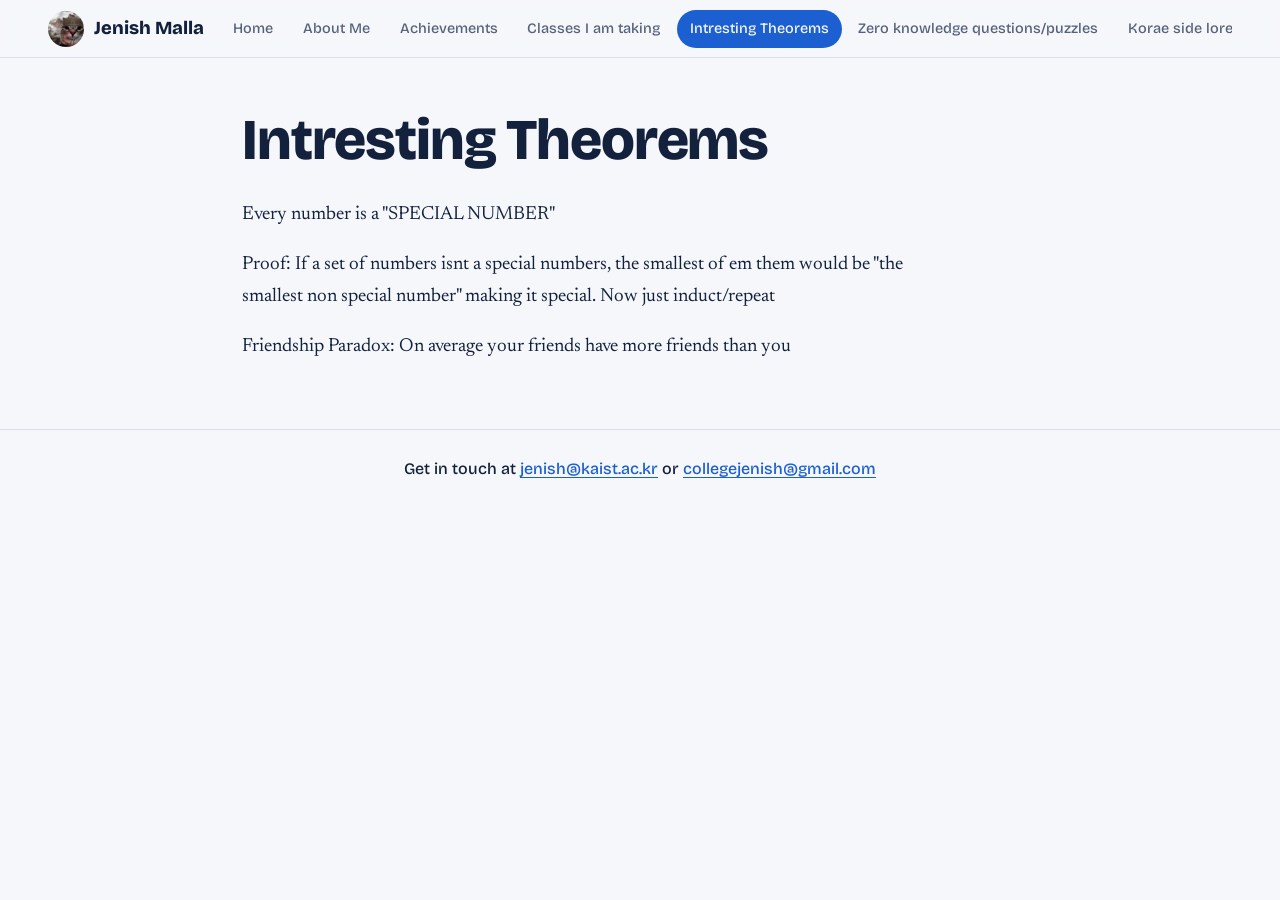
<file: theorems.html>
<!doctype html>
<html lang="en"><head><meta charset="utf-8"><meta name="viewport" content="width=device-width, initial-scale=1">
<title>Jenish Malla - Intresting Theorems</title><meta name="description" content="Every number is a SPECIAL NUMBER">
<meta property="og:title" content="Jenish Malla - Intresting Theorems"><meta property="og:description" content="Every number is a SPECIAL NUMBER"><meta property="og:type" content="website"><meta property="og:image" content="https://sites.google.com/sitesv-images-rt/AMxu72sz3TacNTVAq_XIzCHwULqXtLnPaIJdTj80thknKOTr3LV2_f4bvRcqOreRA-nEP10ExGAYdsrzkusTVkuda0BaXIXYwQCCnaX5VAuSLjN8Xh365Q1VxtS74OX1yoAkSpNVx2vGC0ZtzoZ7aYxLaUoD9nvqlHPWVmjlk3dUx8YOaVUr_chDDZuh7yVuyvA=w16383">
<link rel="icon" href="assets/img/logo.png">
<link rel="preconnect" href="https://fonts.googleapis.com"><link rel="preconnect" href="https://fonts.gstatic.com" crossorigin>
<link rel="stylesheet" href="https://fonts.googleapis.com/css2?family=Bricolage+Grotesque:wght@500;700;800&family=Newsreader:ital,wght@0,400;0,600;1,400&display=swap">
<link rel="stylesheet" href="assets/style.css"></head><body>
<a class="skip" href="#main">Skip to main content</a>
<header class="top"><a class="brand" href="index.html"><img class="logo" src="assets/img/logo.png" data-fb="https://sites.google.com/sitesv-images-rt/AMxu72sz3TacNTVAq_XIzCHwULqXtLnPaIJdTj80thknKOTr3LV2_f4bvRcqOreRA-nEP10ExGAYdsrzkusTVkuda0BaXIXYwQCCnaX5VAuSLjN8Xh365Q1VxtS74OX1yoAkSpNVx2vGC0ZtzoZ7aYxLaUoD9nvqlHPWVmjlk3dUx8YOaVUr_chDDZuh7yVuyvA=w16383" alt="" loading="eager"><span>Jenish Malla</span></a><nav aria-label="Main"><a href="index.html">Home</a><a href="about-me.html">About Me</a><a href="achievements.html">Achievements</a><a href="classes.html">Classes I am taking</a><a href="theorems.html" aria-current="page">Intresting Theorems</a><a href="puzzles.html">Zero knowledge questions/puzzles</a><a href="korae-side-lore.html">Korae side lore</a></nav></header>
<main id="main">
<h1>Intresting Theorems</h1>
<p>Every number is a "SPECIAL NUMBER"</p>
<p>Proof: If a set of numbers isnt a special numbers, the smallest of em them would be "the smallest non special number" making it special. Now just induct/repeat</p>
<p>Friendship Paradox: On average your friends have more friends than you</p></main>
<footer><h3>Get in touch at <a href="mailto:jenish@kaist.ac.kr">jenish@kaist.ac.kr</a> or <a href="mailto:collegejenish@gmail.com">collegejenish@gmail.com</a></h3></footer>
<script src="assets/main.js"></script></body></html>
</file>
<file: assets/style.css>
:root{--bg:#f5f7fb;--panel:#fff;--ink:#14213d;--mute:#56627a;--acc:#1b5fd1;--line:#d9dfec;--r:14px}
@media(prefers-color-scheme:dark){:root{--bg:#0e1424;--panel:#161e33;--ink:#e8ecf6;--mute:#9aa6c0;--acc:#7fb0ff;--line:#26314d}}
*{box-sizing:border-box}html{scroll-behavior:smooth}
body{margin:0;background:var(--bg);color:var(--ink);font:19px/1.65 Newsreader,Georgia,serif}
h1,h2,h3,.brand,nav{font-family:"Bricolage Grotesque",system-ui,sans-serif}
a{color:var(--acc);text-underline-offset:3px}a:focus-visible{outline:3px solid var(--acc);outline-offset:2px;border-radius:4px}
.skip{position:absolute;left:-999px}.skip:focus{left:8px;top:8px;background:var(--panel);padding:8px 12px;z-index:9}
.top{position:sticky;top:0;z-index:5;display:flex;gap:1.2rem;align-items:center;padding:.6rem clamp(1rem,4vw,3rem);background:color-mix(in srgb,var(--bg) 88%,transparent);backdrop-filter:blur(10px);border-bottom:1px solid var(--line)}
.brand{display:flex;align-items:center;gap:.6rem;font-weight:800;font-size:1.15rem;color:var(--ink);text-decoration:none;white-space:nowrap}
.logo{width:36px;height:36px;border-radius:50%;object-fit:cover;background:var(--line)}
nav{display:flex;gap:.25rem;overflow-x:auto;scrollbar-width:thin;margin-left:auto}
nav a{padding:.45rem .8rem;border-radius:999px;color:var(--mute);text-decoration:none;font-size:.9rem;font-weight:500;white-space:nowrap}
nav a:hover{color:var(--ink);background:var(--line)}nav a[aria-current=page]{background:var(--acc);color:var(--bg)}
main{max-width:860px;margin:0 auto;padding:2.5rem clamp(1rem,4vw,2rem) 3rem}
h1{font-size:clamp(2.2rem,6vw,3.6rem);line-height:1.05;letter-spacing:-.02em;margin:.2em 0 .5em;font-weight:800}
h2{font-size:1.8rem;margin:2.2em 0 .5em;font-weight:700;letter-spacing:-.01em}
h3{font-size:1.2rem;margin:1.6em 0 .4em;font-weight:700}
p,li{max-width:68ch}li{margin:.35em 0}ol,ul{padding-left:1.4em}
figure{margin:1.5rem 0}figcaption{color:var(--mute);font-size:.95rem;margin-top:.5rem}
img{display:block;max-width:100%;height:auto;border-radius:var(--r);background:var(--line)}img.logo{border-radius:50%}
.wide{width:100%}
.events{display:grid;grid-template-columns:repeat(auto-fit,minmax(230px,1fr));gap:1.2rem;margin:1rem 0}
.events figure{margin:0;background:var(--panel);border:1px solid var(--line);border-radius:var(--r);padding:1rem}
.events h3{margin:.1em 0 .6em}.events img{aspect-ratio:4/3;object-fit:cover}
.map iframe{width:100%;height:340px;border:1px solid var(--line);border-radius:var(--r)}
.social{display:flex;gap:.6rem;flex-wrap:wrap}.social a{padding:.5rem 1rem;border:1px solid var(--line);border-radius:999px;background:var(--panel);text-decoration:none;font-family:"Bricolage Grotesque",sans-serif;font-size:.95rem}
.social a:hover{border-color:var(--acc)}
.note{color:var(--mute);font-size:.95rem}
.puz>li{background:var(--panel);border:1px solid var(--line);border-radius:var(--r);padding:1rem 1.2rem;margin:1rem 0;max-width:none}
footer{border-top:1px solid var(--line);padding:1.6rem clamp(1rem,4vw,3rem);text-align:center}
footer h3{margin:0;font-size:1rem;font-weight:500}
@media(max-width:640px){body{font-size:17.5px}.top{flex-direction:column;align-items:flex-start;gap:.4rem}nav{margin-left:0;width:100%}}
@media(prefers-reduced-motion:reduce){html{scroll-behavior:auto}}
</file>
